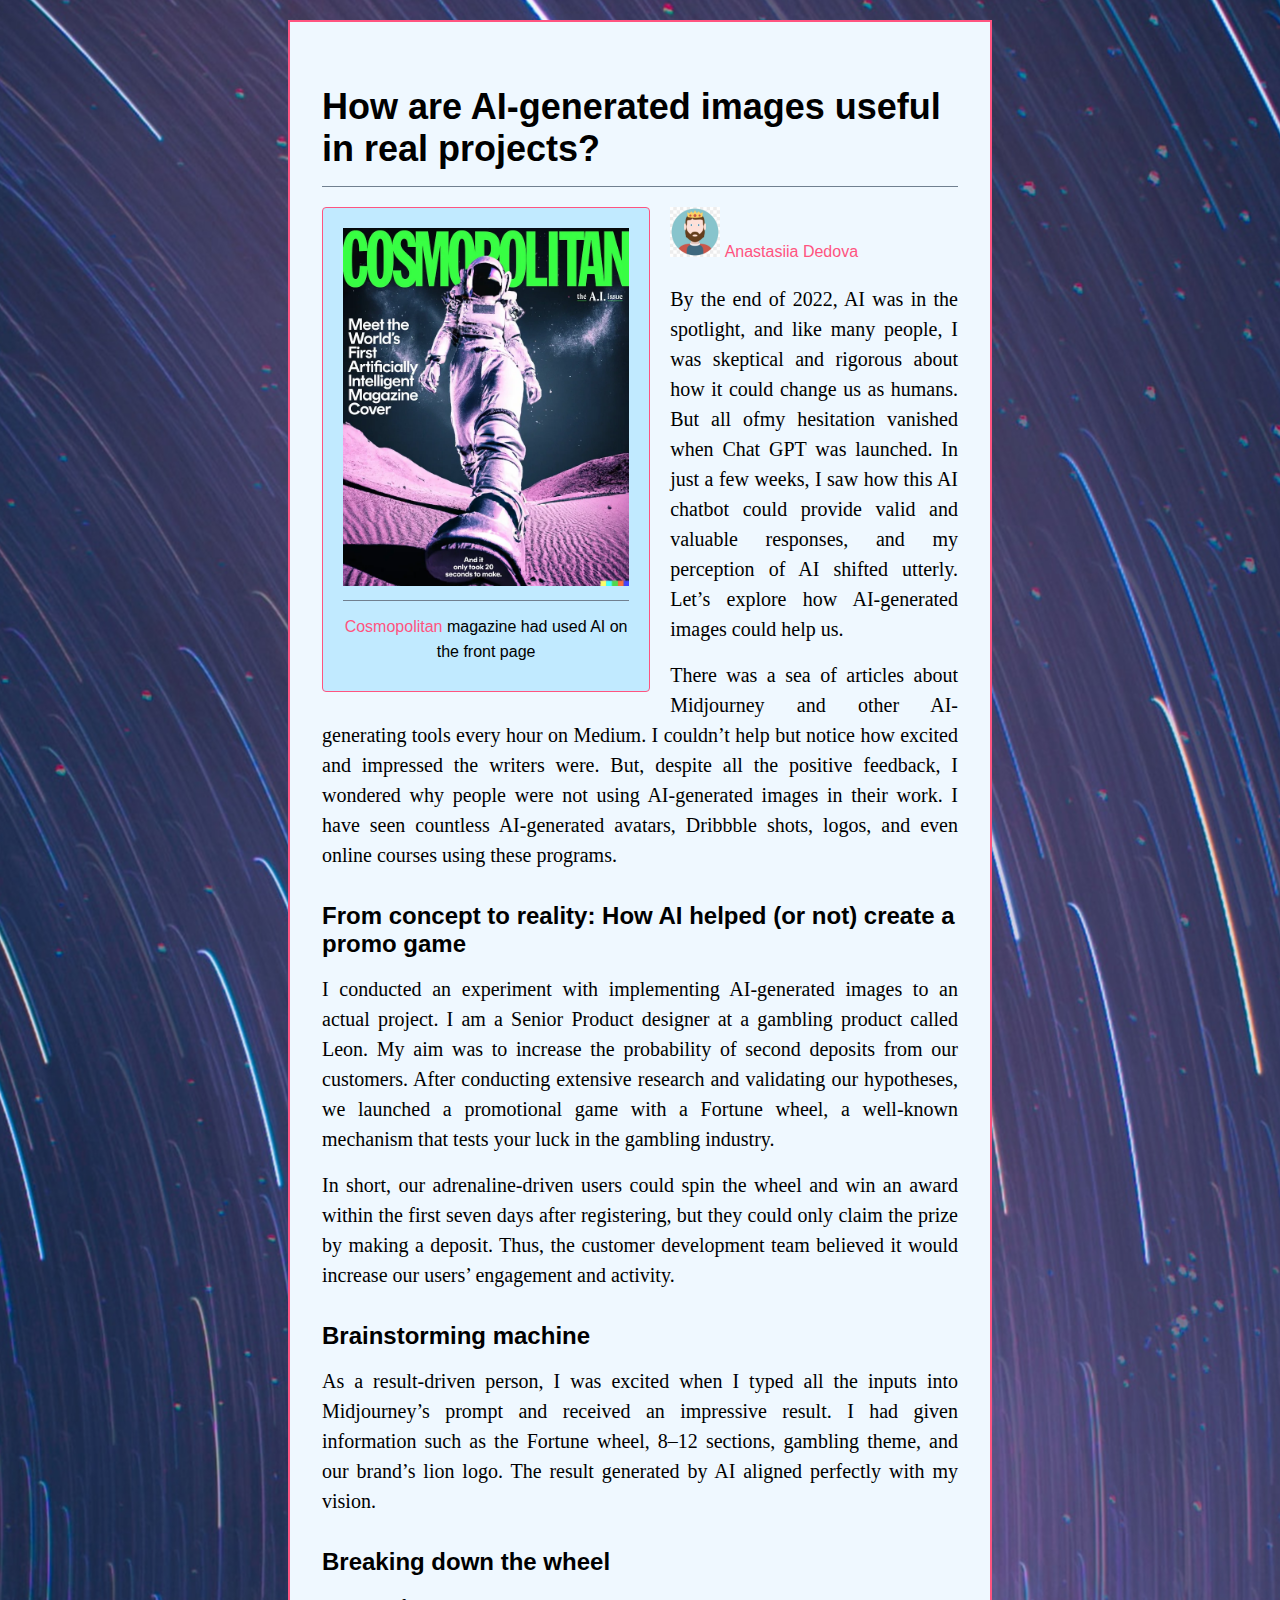
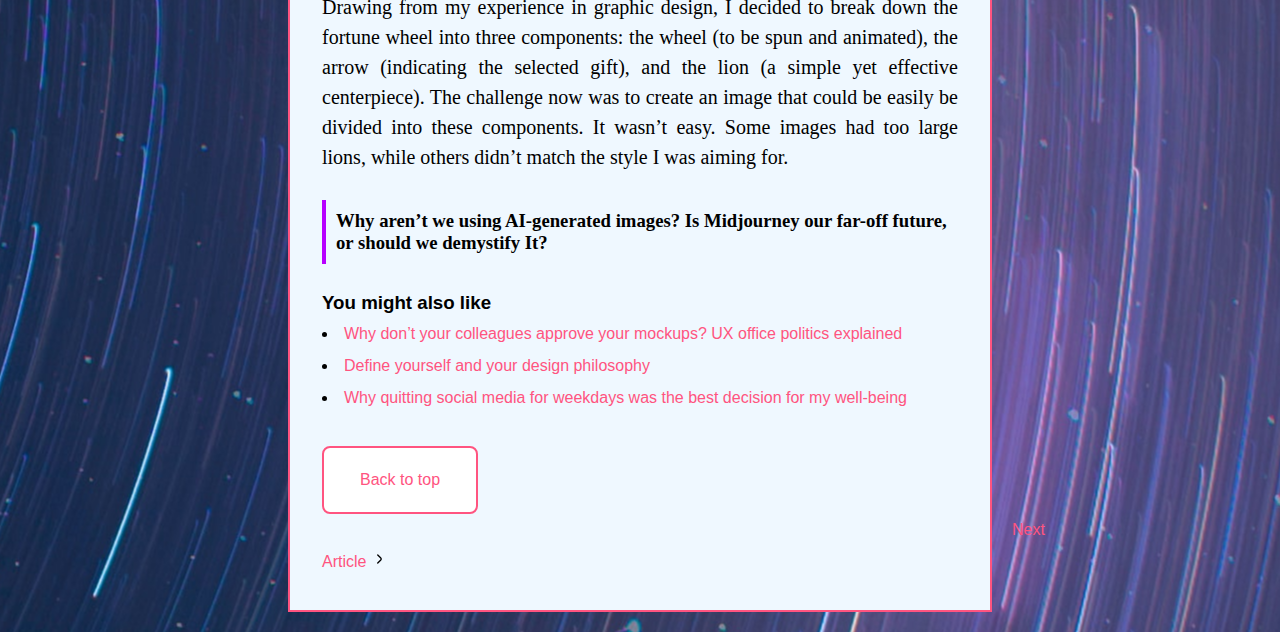
<file: index.html>
<!DOCTYPE html>
<html lang="zh-Hant-TW">

<head>
    <meta charset="UTF-8">
    <meta http-equiv="X-UA-Compatible" content="IE=edge">
    <meta name="viewport" content="width=device-width, initial-scale=1.0">
    <title>article</title>
    <link rel="stylesheet" href="styles/style.css">
</head>

<body>
    <div>
        <h1>How are AI-generated images useful in real projects?</h1>
        <img src="images/user.png" alt="" width="50">
        <a href="https://medium.com/@seanastasiia" target="_blank">Anastasiia Dedova</a>
        <figure>
            <img class="img1" src="images/space.webp" alt="太空人" width="500">
            <figcaption> <a
                    href="https://www.cosmopolitan.com/lifestyle/a40314356/dall-e-2-artificial-intelligence-cover/"
                    target="_blank">Cosmopolitan</a>
                magazine had used AI on the front page </figcaption>
        </figure>
        <p>By the end of 2022, AI was in the spotlight, and like many people, I was skeptical and rigorous about how
            it
            could change us as humans. But all ofmy hesitation vanished when Chat GPT was launched. In just a few
            weeks,
            I saw how this AI chatbot could provide valid and valuable responses, and my perception of AI shifted
            utterly. Let’s explore how AI-generated images could help us.</p>
        <p>There was a sea of articles about Midjourney and other AI-generating tools every hour on Medium. I
            couldn’t
            help but notice how excited and impressed the writers were. But, despite all the positive feedback, I
            wondered why people were not using AI-generated images in their work. I have seen countless AI-generated
            avatars, Dribbble shots, logos, and even online courses using these programs.</p>
        <h2>From concept to reality: How AI helped (or not) create a promo game</h2>
        <p>I conducted an experiment with implementing AI-generated images to an actual project. I am a Senior Product
            designer at a gambling product called Leon. My aim was to increase the probability of second deposits from
            our customers. After conducting extensive research and validating our hypotheses, we launched a promotional
            game with a Fortune wheel, a well-known mechanism that tests your luck in the gambling industry.</p>
        <p>In short, our adrenaline-driven users could spin the wheel and win an award within the first seven days after
            registering, but they could only claim the prize by making a deposit. Thus, the customer development team
            believed it would increase our users’ engagement and activity.
        </p>
        <h2>Brainstorming machine</h2>
        <p>As a result-driven person, I was excited when I typed all the inputs into Midjourney’s prompt and received an
            impressive result. I had given information such as the Fortune wheel, 8–12 sections, gambling theme, and our
            brand’s lion logo. The result generated by AI aligned perfectly with my vision.</p>
        <h2>Breaking down the wheel</h2>
        <p>Drawing from my experience in graphic design, I decided to break down the fortune wheel into three
            components: the wheel (to be spun and animated), the arrow (indicating the selected gift), and the lion (a
            simple yet effective centerpiece). The challenge now was to create an image that could be easily be divided
            into these components. It wasn’t easy. Some images had too large lions, while others didn’t match the style
            I was aiming for.</p>

        <h3 class="quote">Why aren’t we using AI-generated images? Is Midjourney our far-off future, or should we
            demystify It?</h3>

        <h3>You might also like</h3>
        <ul>
            <li class="in"><a
                    href="https://uxdesign.cc/why-dont-your-colleagues-approve-your-mockups-ux-office-politics-explained-dffc0e31e155"
                    target="_blank">Why
                    don’t your colleagues approve your mockups? UX office politics explained</a></li>
            <li class="in"><a href="https://bootcamp.uxdesign.cc/design-philosophy-a1e3f791ddc9" target="_blank">Define
                    yourself and
                    your
                    design
                    philosophy</a></li>
            <li class="in"><a
                    href="https://medium.com/@seanastasiia/why-quitting-social-media-for-weekdays-was-the-best-decision-for-my-well-being-78966d32ac5e"
                    target="_blank">Why
                    quitting social media for weekdays was the best decision for my well-being</a></li>
        </ul>
        <a class="back" href="#">Back to top</a>
        <a class="next" href="article_ch.html">Next Article <img src="images/angle-small-right.svg" alt=""
                width="16"></a>

    </div>

</body>

</html>
</file>
<file: styles/style.css>
* {
    padding: 0;
    margin: 0;
}

body {
    background: url(../images/galaxy.jpg) no-repeat center;
    display: flex;
    justify-content: center;
    align-items: center;
}

div {
    background-color: #eff8ff;
    width: 55%;
    border: 2px solid #ff5480;
    padding: 32px;
    margin: 20px;
    font-family: 'Segoe UI', Tahoma, Geneva, Verdana, sans-serif;
    /* position: relative;
    left: 50%;
    transform: translateX(-50%); */
    box-sizing: border-box;
}


h1 {
    font-size: 36px;
    padding-top: 32px;
    padding-bottom: 16px;
    margin-bottom: 20px;
    border-bottom: 0.5px solid #708090;
}

h2 {
    margin-top: 32px;
    margin-bottom: 4px;

}

h3 {
    margin-top: 28px;
    margin-bottom: 4px;
}

p {
    font-size: 20px;
    font-family: serif;
    margin-top: 16px;
    margin-bottom: 16px;
    text-align: justify;
    line-height: 1.5;
}

figure {
    width: 45%;
    float: left;
    background-color: #c1eaff;
    border: 1px solid #ff5480;
    border-radius: 4px;
    padding: 20px;
    margin-right: 20px;
    margin-bottom: 10px;
}

.img1 {
    width: 100%;
}

figcaption {
    margin: 10px 0px;
    padding-top: 10px;
    text-align: center;
    border-top: 1px solid #708090;

}

.quote {
    font-family: serif;
    border-left: 4px solid #b700ff;
    padding: 10px;
    margin-bottom: 20px;
}

a:link {
    text-decoration: none;
    font-family: 'Lucida Sans', 'Lucida Sans Regular', 'Lucida Grande', 'Lucida Sans Unicode', Geneva, Verdana, sans-serif;
    color: #ff5480;
    line-height: 2;
}

a:visited {
    color: #b61649;
}

a:hover {
    background-color: #fcfc4e;
    font-weight: 300;
}

a:active {
    background-color: #fcfc4e;
    font-style: italic;
}

.back {
    color: #ff5480;
    padding: 16px 36px;
    text-decoration: none;
    border: 2px solid #ff5480;
    background-color: #fff;
    border-radius: 8px;
    margin-top: 32px;
    display: inline-block;
    width: auto;
}

.back:hover {
    background-color: #ff5480;
    color: white;
}



.in {
    list-style-position: inside;
}

.next {
    margin-left: 690px;
}
</file>
